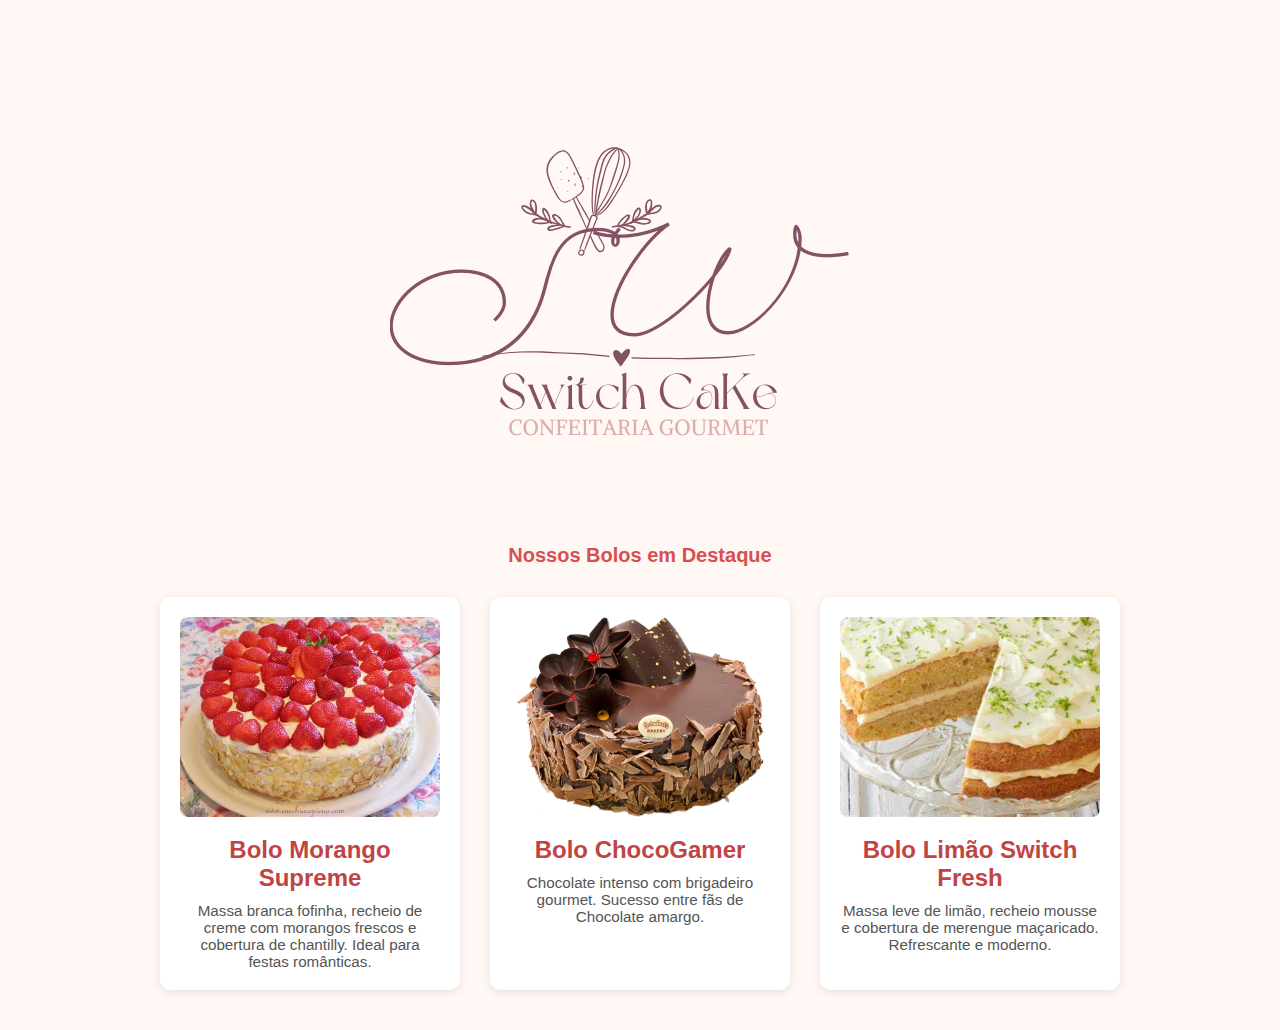
<file: index.html>
<!DOCTYPE html>
<html lang="pt-br">
<head>
  <meta charset="UTF-8">
  <meta name="viewport" content="width=device-width, initial-scale=1.0">
  <title>Switch Cake</title>
  <link rel="stylesheet" href="index.css">
</head>
<body>
  <section class="bolos-destaque">
    <img src="logo.png" alt="">
    <h1>Nossos Bolos em Destaque</h1>
    <div class="bolos-container">
      
      <div class="bolo-card">
        <img src="bolo-morango.jpg" alt="Bolo Morango Supreme">
        <h2>Bolo Morango Supreme</h2>
        <p>Massa branca fofinha, recheio de creme com morangos frescos e cobertura de chantilly. Ideal para festas românticas.</p>
      </div>

      <div class="bolo-card">
        <img src="bolochoco.png" alt="Bolo ChocoGamer">
        <h2>Bolo ChocoGamer</h2>
        <p>Chocolate intenso com brigadeiro gourmet. Sucesso entre fãs de Chocolate amargo.</p>
      </div>

      <div class="bolo-card">
        <img src="bolo-limao.jpg" alt="Bolo Limão Switch Fresh">
        <h2>Bolo Limão Switch Fresh</h2>
        <p>Massa leve de limão, recheio mousse e cobertura de merengue maçaricado. Refrescante e moderno.</p>
      </div>

    </div>
  </section>
</body>
</html>
</file>
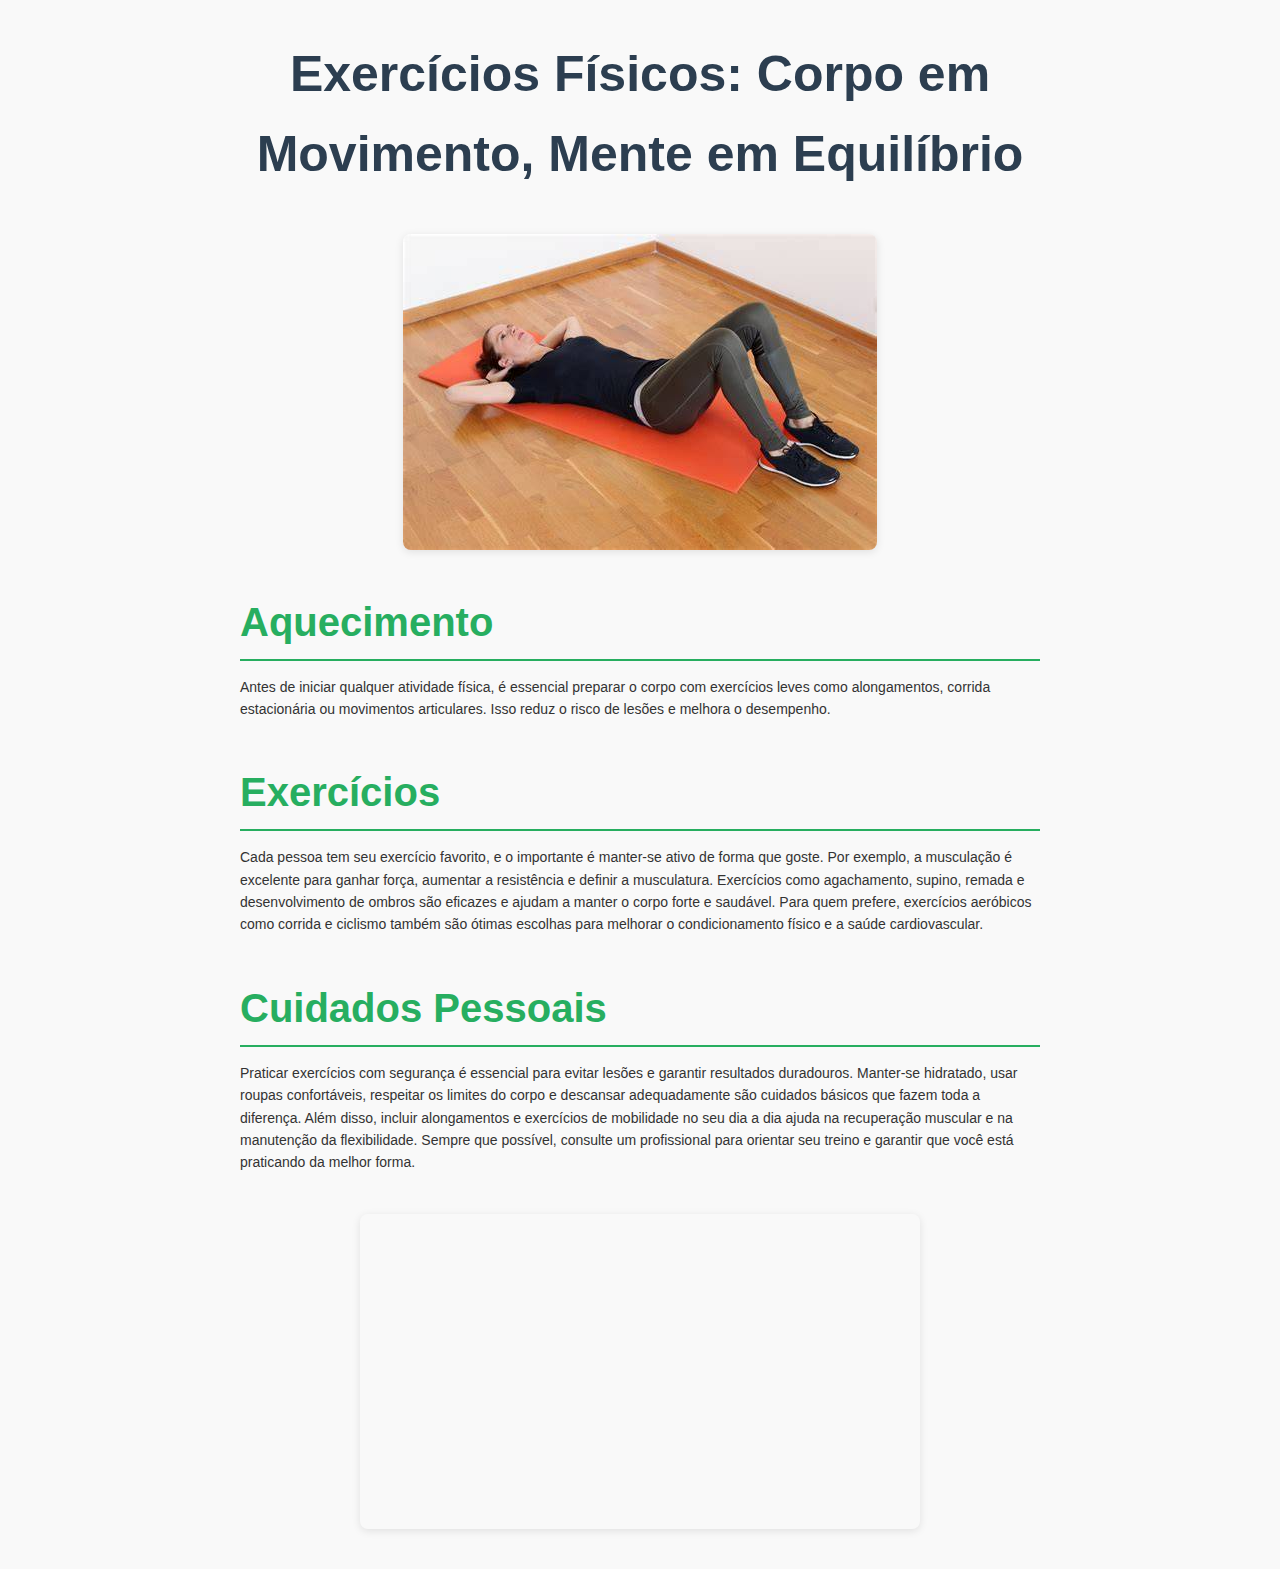
<file: html css/aula 1/ajdha.index.html>
<!DOCTYPE html>
<html lang="pt-br">

<head>
    <meta charset="UTF-8" />
    <meta name="viewport" content="width=device-width, initial-scale=1" />
    <title>Musculação</title>
    <link rel="shortcut icon" href="aaa.webp" />
    <style>
        body {
            background-color: #f9f9f9;
            font-family: Arial, Helvetica, sans-serif;
            color: #333;
            margin: 20px;
            line-height: 1.6;
        }

        h1 {
            color: #2c3e50;
            font-size: 50px;
            text-align: center;
            margin-bottom: 40px;
        }

        h2 {
            color: #27ae60;
            font-size: 40px;
            margin-top: 40px;
            margin-bottom: 15px;
            border-bottom: 2px solid #27ae60;
            padding-bottom: 5px;
        }

        p {
            font-size: 14px;
            margin-bottom: 20px;
        }

        .container {
            max-width: 800px;
            margin: auto;
        }

        img {
            display: block;
            max-width: 100%;
            height: auto;
            margin: 20px auto;
            border-radius: 8px;
            box-shadow: 0 2px 8px rgba(0, 0, 0, 0.1);
        }

        iframe {
            display: block;
            margin: 40px auto;
            max-width: 100%;
            border-radius: 8px;
            box-shadow: 0 2px 8px rgba(0, 0, 0, 0.1);
        }
    </style>
</head>

<body>
    <div class="container">
        <h1>Exercícios Físicos: Corpo em Movimento, Mente em Equilíbrio</h1>

        <img src="OIP.jpg" alt="Uma mulher se alongando com um colchonete no chão deitada" />

        <h2>Aquecimento</h2>
        <p>Antes de iniciar qualquer atividade física, é essencial preparar o corpo com exercícios leves como alongamentos, corrida estacionária ou movimentos articulares. Isso reduz o risco de lesões e melhora o desempenho.</p>

        <h2>Exercícios</h2>
        <p>Cada pessoa tem seu exercício favorito, e o importante é manter-se ativo de forma que goste. Por exemplo, a musculação é excelente para ganhar força, aumentar a resistência e definir a musculatura. Exercícios como agachamento, supino, remada e desenvolvimento de ombros são eficazes e ajudam a manter o corpo forte e saudável. Para quem prefere, exercícios aeróbicos como corrida e ciclismo também são ótimas escolhas para melhorar o condicionamento físico e a saúde cardiovascular.</p>

        <h2>Cuidados Pessoais</h2>
        <p>Praticar exercícios com segurança é essencial para evitar lesões e garantir resultados duradouros. Manter-se hidratado, usar roupas confortáveis, respeitar os limites do corpo e descansar adequadamente são cuidados básicos que fazem toda a diferença. Além disso, incluir alongamentos e exercícios de mobilidade no seu dia a dia ajuda na recuperação muscular e na manutenção da flexibilidade. Sempre que possível, consulte um profissional para orientar seu treino e garantir que você está praticando da melhor forma.</p>

        <iframe width="560" height="315" src="https://www.youtube.com/embed/MAPjzMezMCw?si=0TNgTb3Z3o5j2_9H"
            title="YouTube video player" frameborder="0" allow="accelerometer; autoplay; clipboard-write; encrypted-media; gyroscope; picture-in-picture; web-share"
            allowfullscreen></iframe>
    </div>
</body>

</html>
</file>
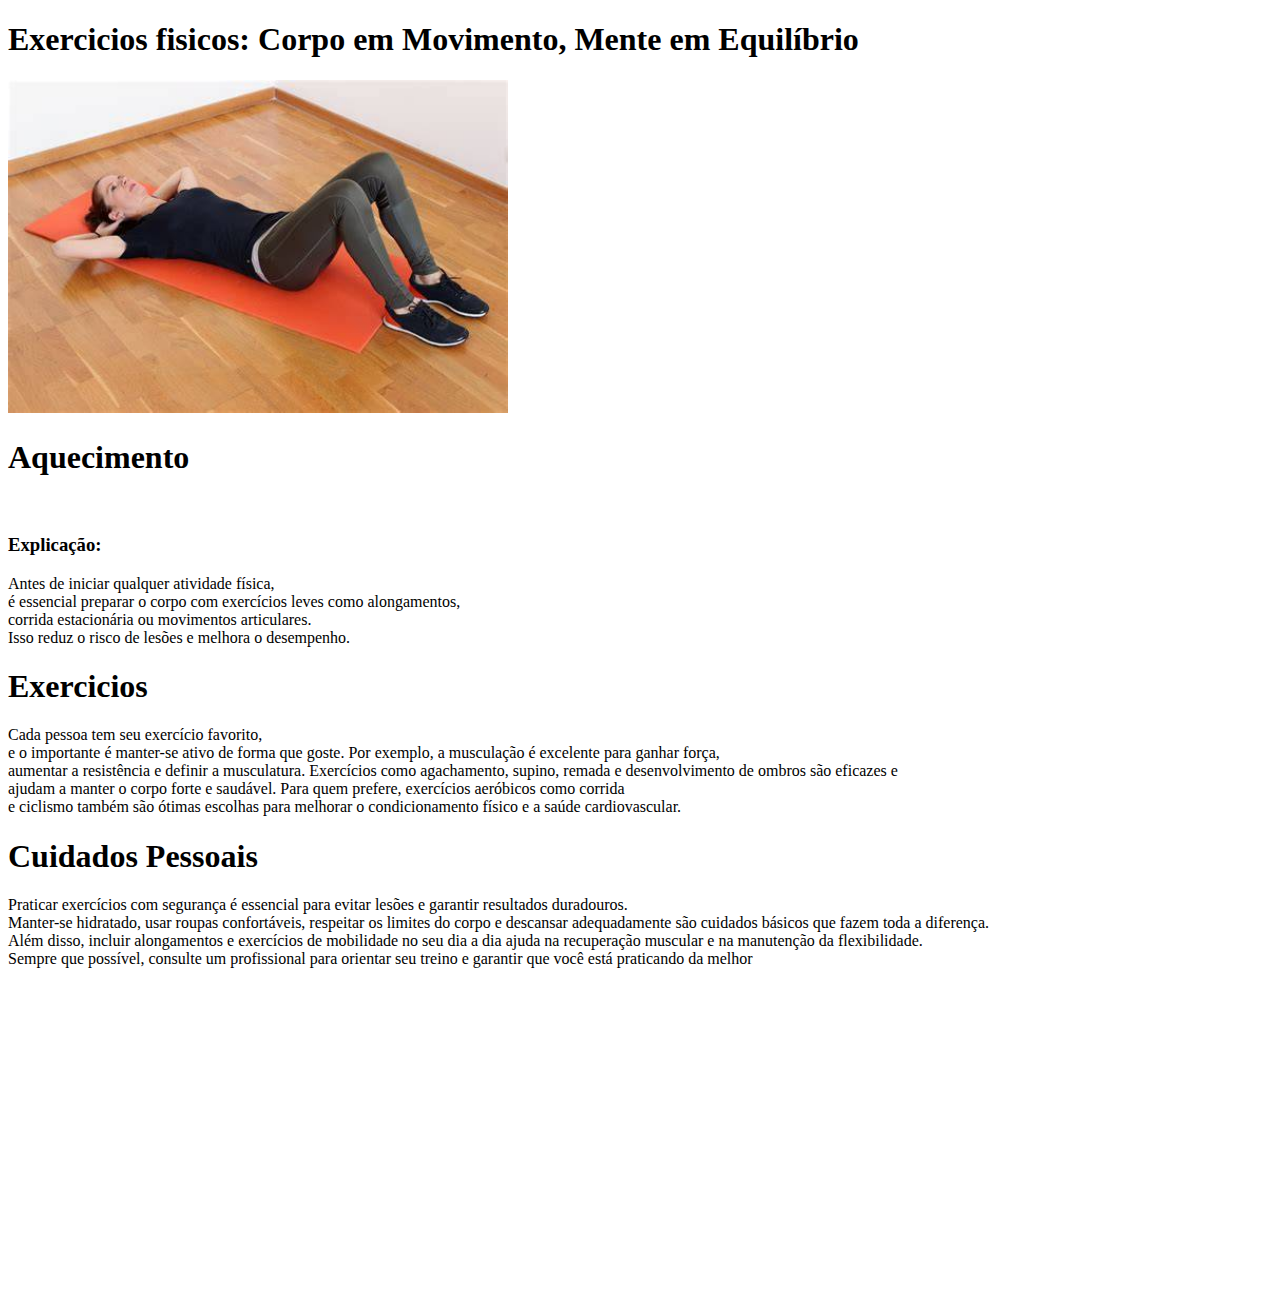
<file: html css/aula 1/vasco.index.html>
<!DOCTYPE html>
<html lang="pt-br">

<head>
    <meta charset="UTF-8">
    <meta name="viewport" content="width=device-width, initial-scale=1.0">
    <title>Musculação</title>
    <link rel="shortcut icon" href="aaa.webp">
</head>
<style>
    body {
        background-color: rgb(255, 255, 255);
        /* <-- Aqui é a linha que muda o fundo */
    }
</style>


<body>

    <body>
        <h1>Exercicios fisicos: Corpo em Movimento, Mente em Equilíbrio</h1>
        <p>
            <img src="OIP.jpg" width=500 px alt="Uma mulher se alongando com um colchonete no chao deitada">
        <h1> Aquecimento</h1>
        <p><br>
        <h3>Explicação: </h3>
        Antes de iniciar qualquer atividade física,<br> é essencial preparar o corpo com exercícios leves como
        alongamentos, <br> corrida estacionária ou movimentos articulares. <br>Isso reduz o risco de lesões e melhora o
        desempenho.</p>
        <p>
        <h1>Exercicios</h1>
        <p>Cada pessoa tem seu exercício favorito, <br> e o importante é manter-se ativo de forma que goste. Por
            exemplo, a musculação é excelente para ganhar força, <br>aumentar a resistência e definir a musculatura.
            Exercícios como agachamento, supino, remada e desenvolvimento de ombros são eficazes e <br> ajudam a manter
            o corpo forte e saudável. Para quem prefere, exercícios aeróbicos como corrida <br> e ciclismo também são
            ótimas escolhas para melhorar o condicionamento físico e a saúde cardiovascular.</p>
        </p>
        <p>
        <h1>Cuidados Pessoais </h1>

        Praticar exercícios com segurança é essencial para evitar lesões e garantir resultados duradouros. <br>
        Manter-se hidratado, usar roupas confortáveis, respeitar os limites do corpo e descansar adequadamente são
        cuidados básicos que fazem toda a diferença. <br> Além disso, incluir alongamentos e exercícios de mobilidade no
        seu dia a dia ajuda na recuperação muscular e na manutenção da flexibilidade. <br> Sempre que possível, consulte
        um profissional para orientar seu treino e garantir que você está praticando da melhor</p>
    </body>
    <iframe width="560" height="315" src="https://www.youtube.com/embed/MAPjzMezMCw?si=0TNgTb3Z3o5j2_9H"
        title="YouTube video player" frameborder="0"
        allow="accelerometer; autoplay; clipboard-write; encrypted-media; gyroscope; picture-in-picture; web-share"
        referrerpolicy="strict-origin-when-cross-origin" allowfullscreen></iframe>

</body>

</html>
</file>
<file: index.css>
/* Reset básico */
* {
  margin: 0;
  padding: 0;
  box-sizing: border-box;
}

body {
  font-family: Arial, sans-serif;
  background-color: #fff8f5;
  color: #333;
  padding: 40px 20px;
}

/* Seção principal */
.bolos-destaque {
  text-align: center;
}

.bolos-destaque h1 {
  font-size: 20px;
  margin-bottom: 30px;
  color: #d94f4f;
}

.bolos-container {
  display: flex;
  flex-wrap: wrap;
  justify-content: center;
  gap: 30px;
}

.bolo-card {
  background-color: #fff;
  border-radius: 10px;
  box-shadow: 0 2px 10px rgba(0,0,0,0.1);
  width: 300px;
  padding: 20px;
  text-align: center;

}

.bolo-card:hover {
  transform: translateY(-5px);
}


.bolo-card img {
  width: 100%;
  height: 200px;
  object-fit: cover;
  border-radius: 8px;
}

/* Título e descrição */
.bolo-card h2 {
  margin: 15px 0 10px;
  color: #c14444;
}

.bolo-card p {
  font-size: 0.95em;
  color: #555;
}
</file>
